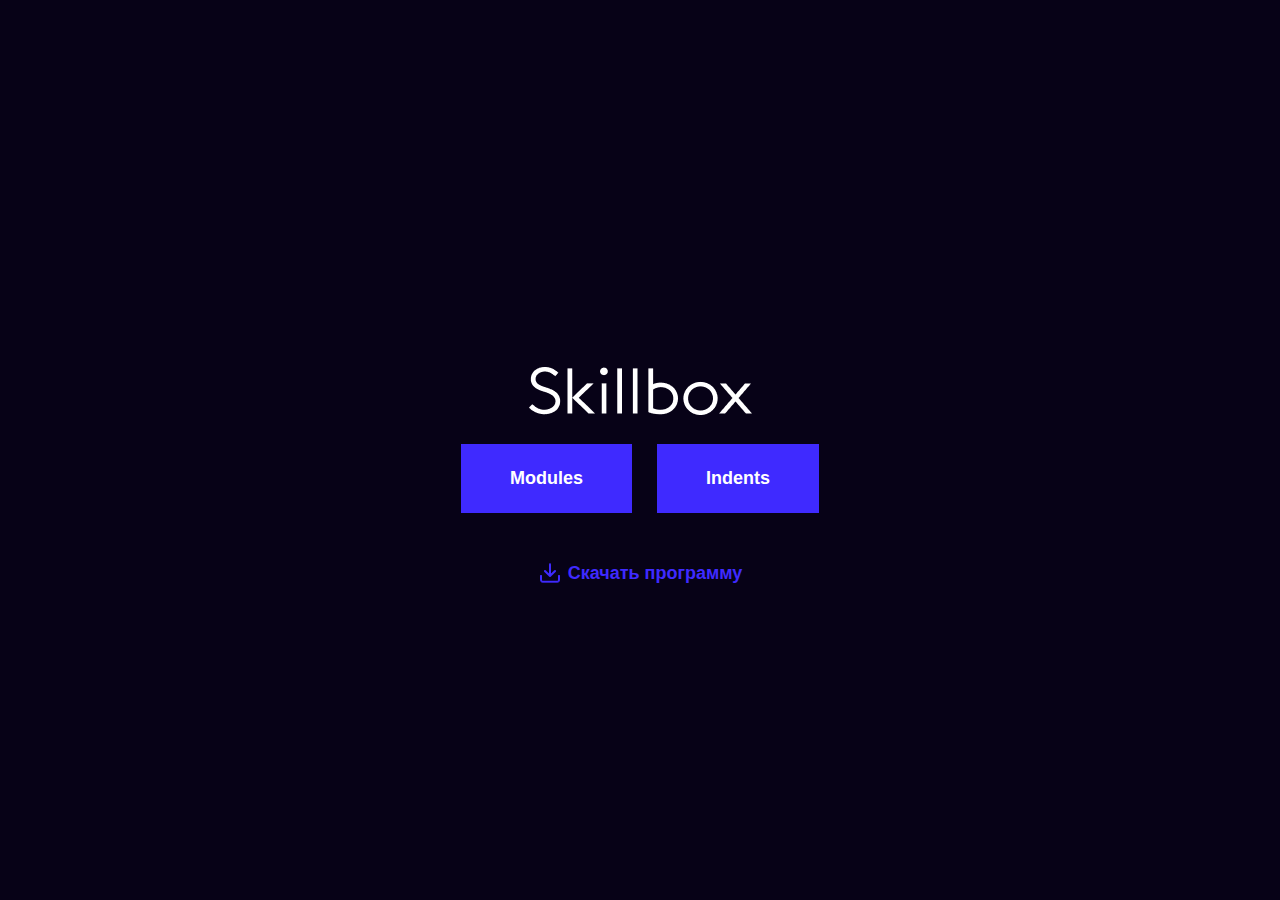
<file: index.html>
<!DOCTYPE html>
<html lang="ru">

<head>
  <meta charset="UTF-8">
  <meta name="viewport" content="width=device-width, initial-scale=1.0">
  <title>Document</title>
  <link rel="stylesheet" href="./css/normalize.css">
  <link rel="stylesheet" href="./css/style.css">
</head>

<body>
  <div class="main-content">
    <a class="logo" href="https://skillbox.ru" target="_blank">
      <img src="./img/logo-light.png" alt="Skillbox">
    </a>
    <div class="links">
      <a class="link" href="./Modules.html">Modules</a>
      <a class="link" href="./article.html">Indents</a>
    </div>
    <a
      class="link-download" href="./skillbox.docx" download>Cкачать программу
    </a>
  </div>
</body>

</html>
</file>
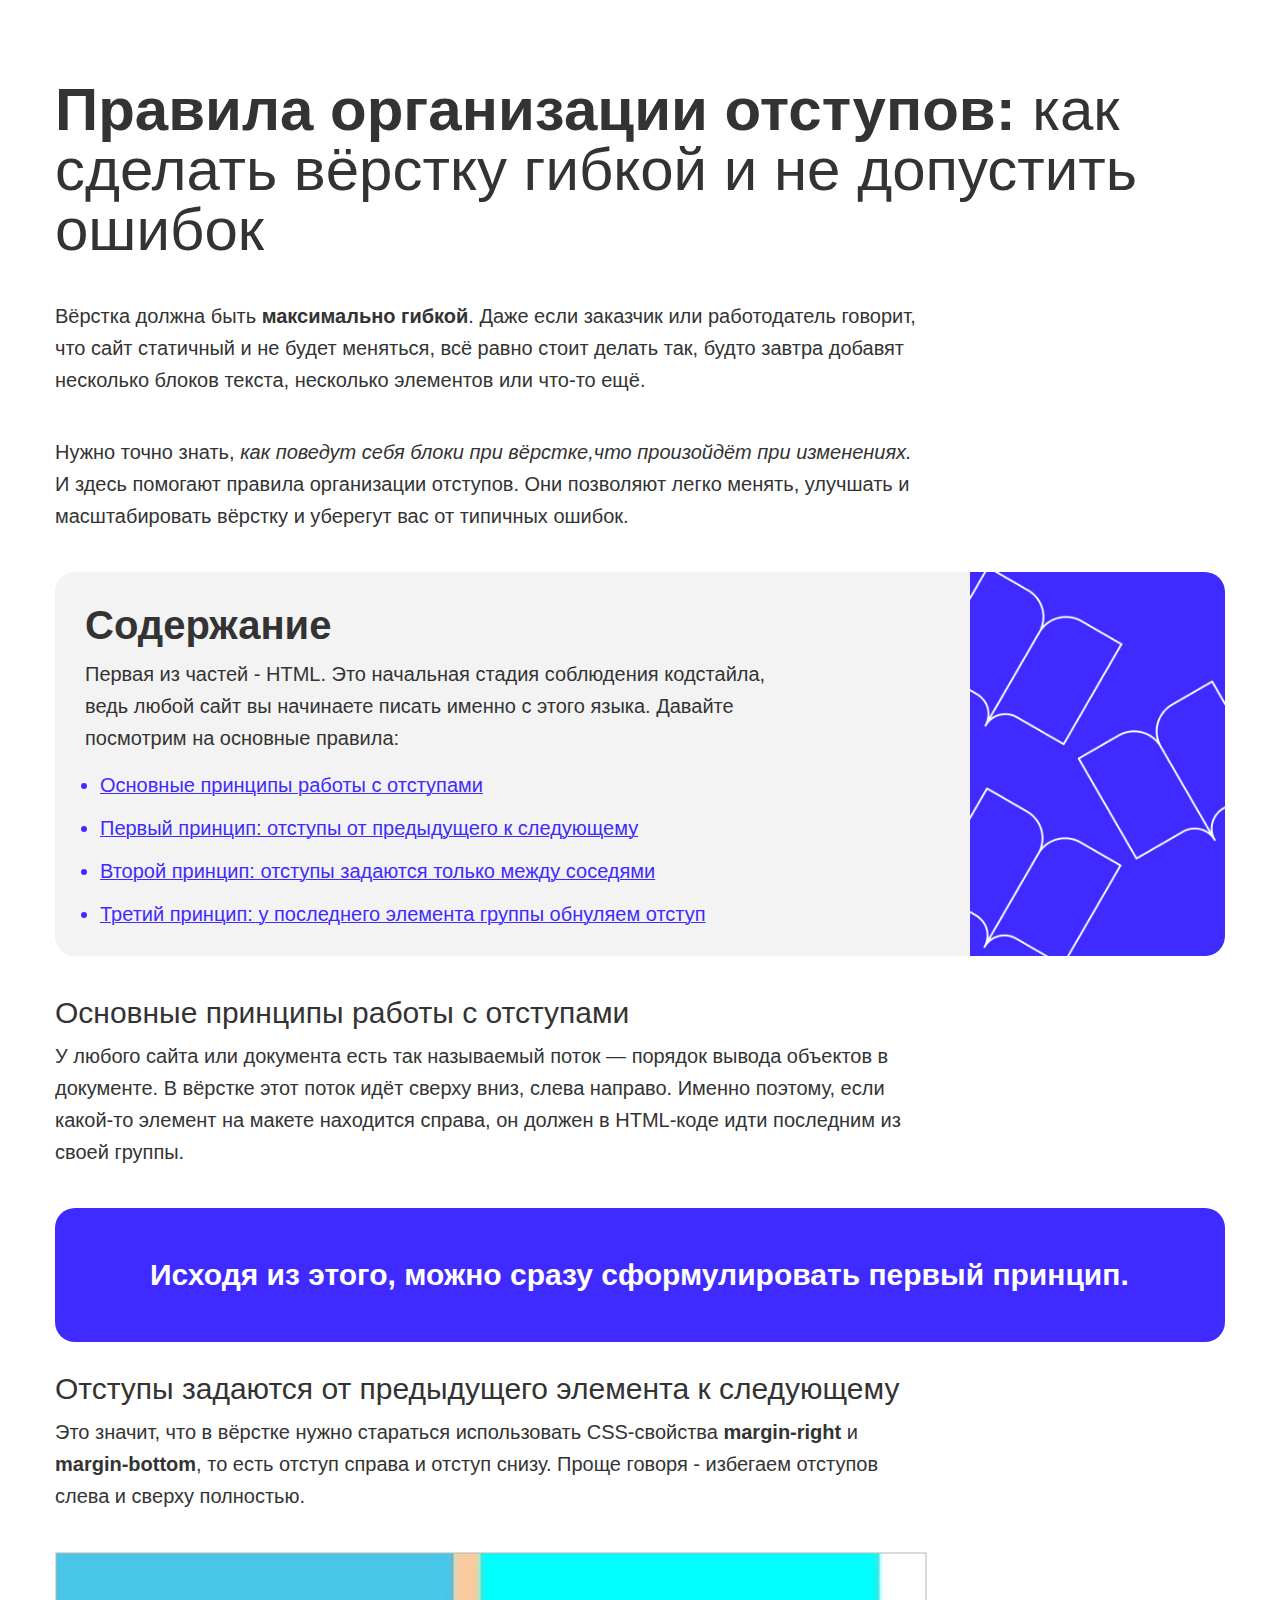
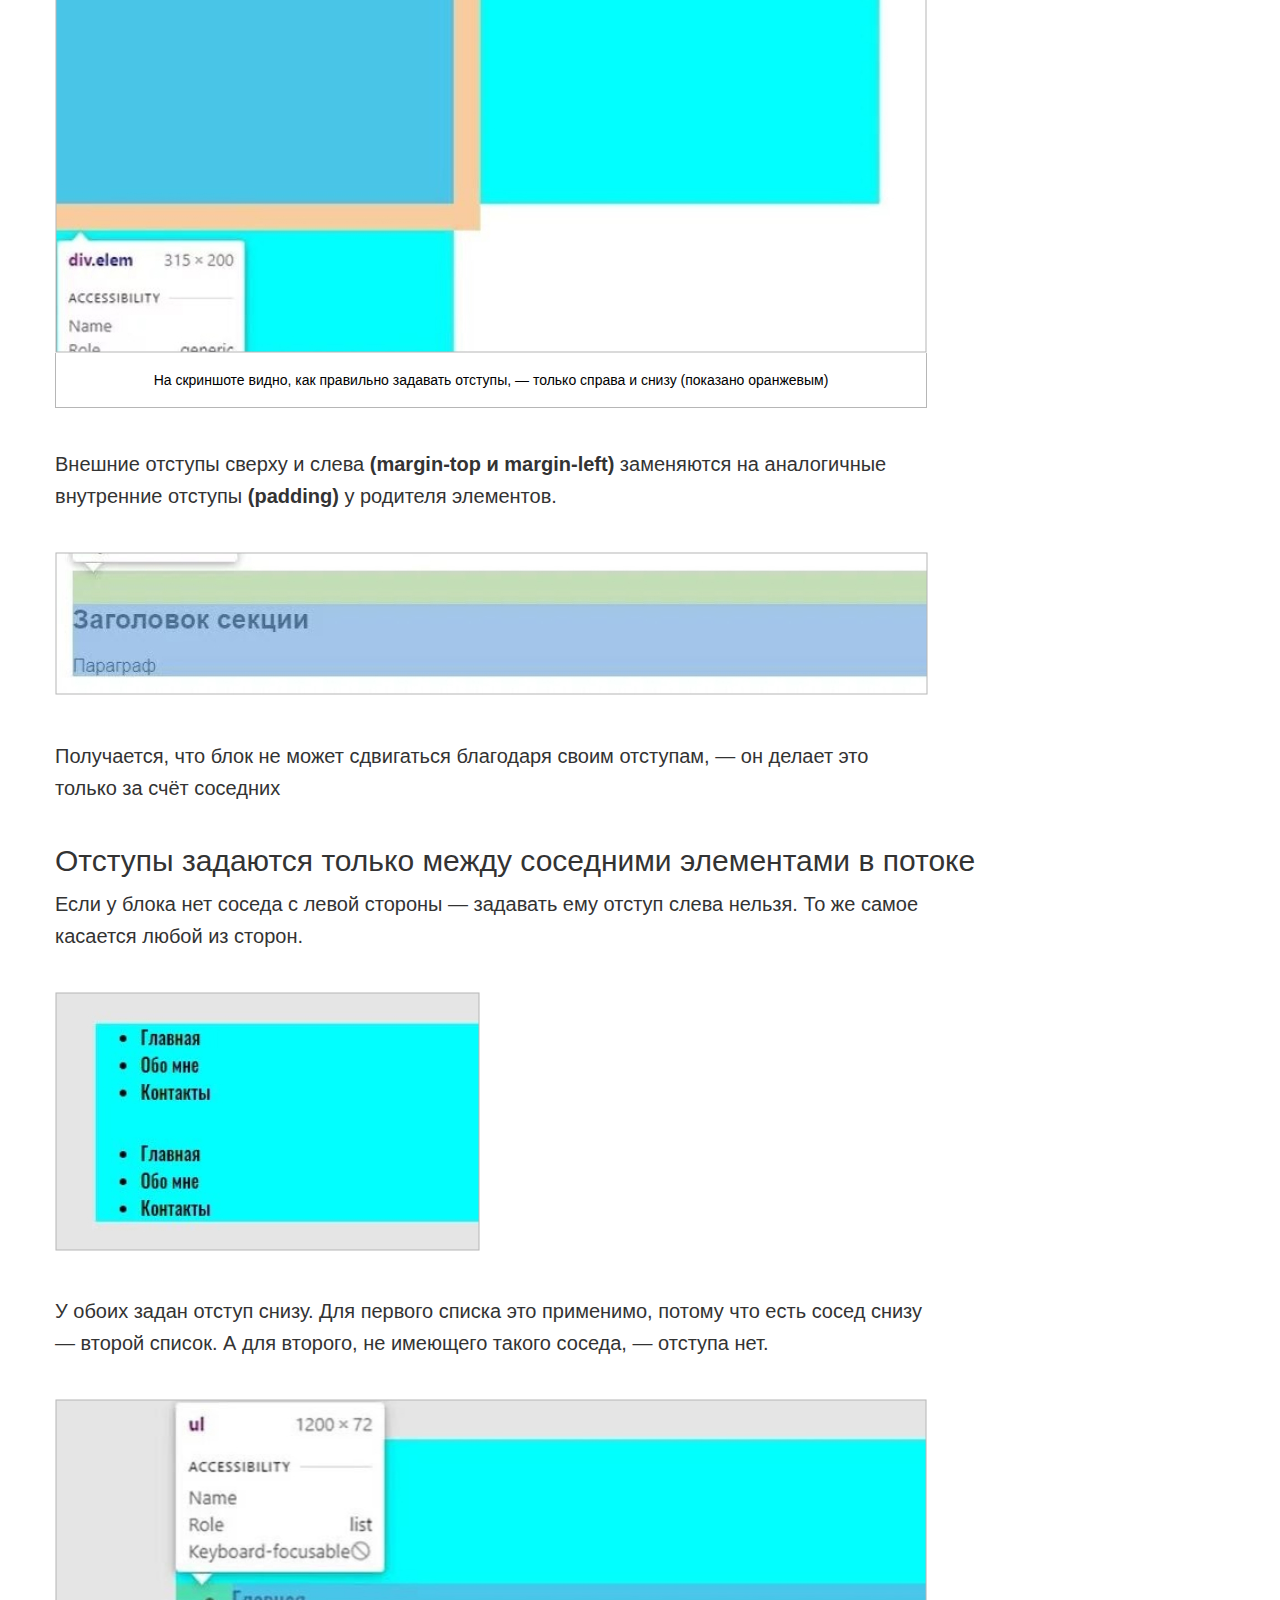
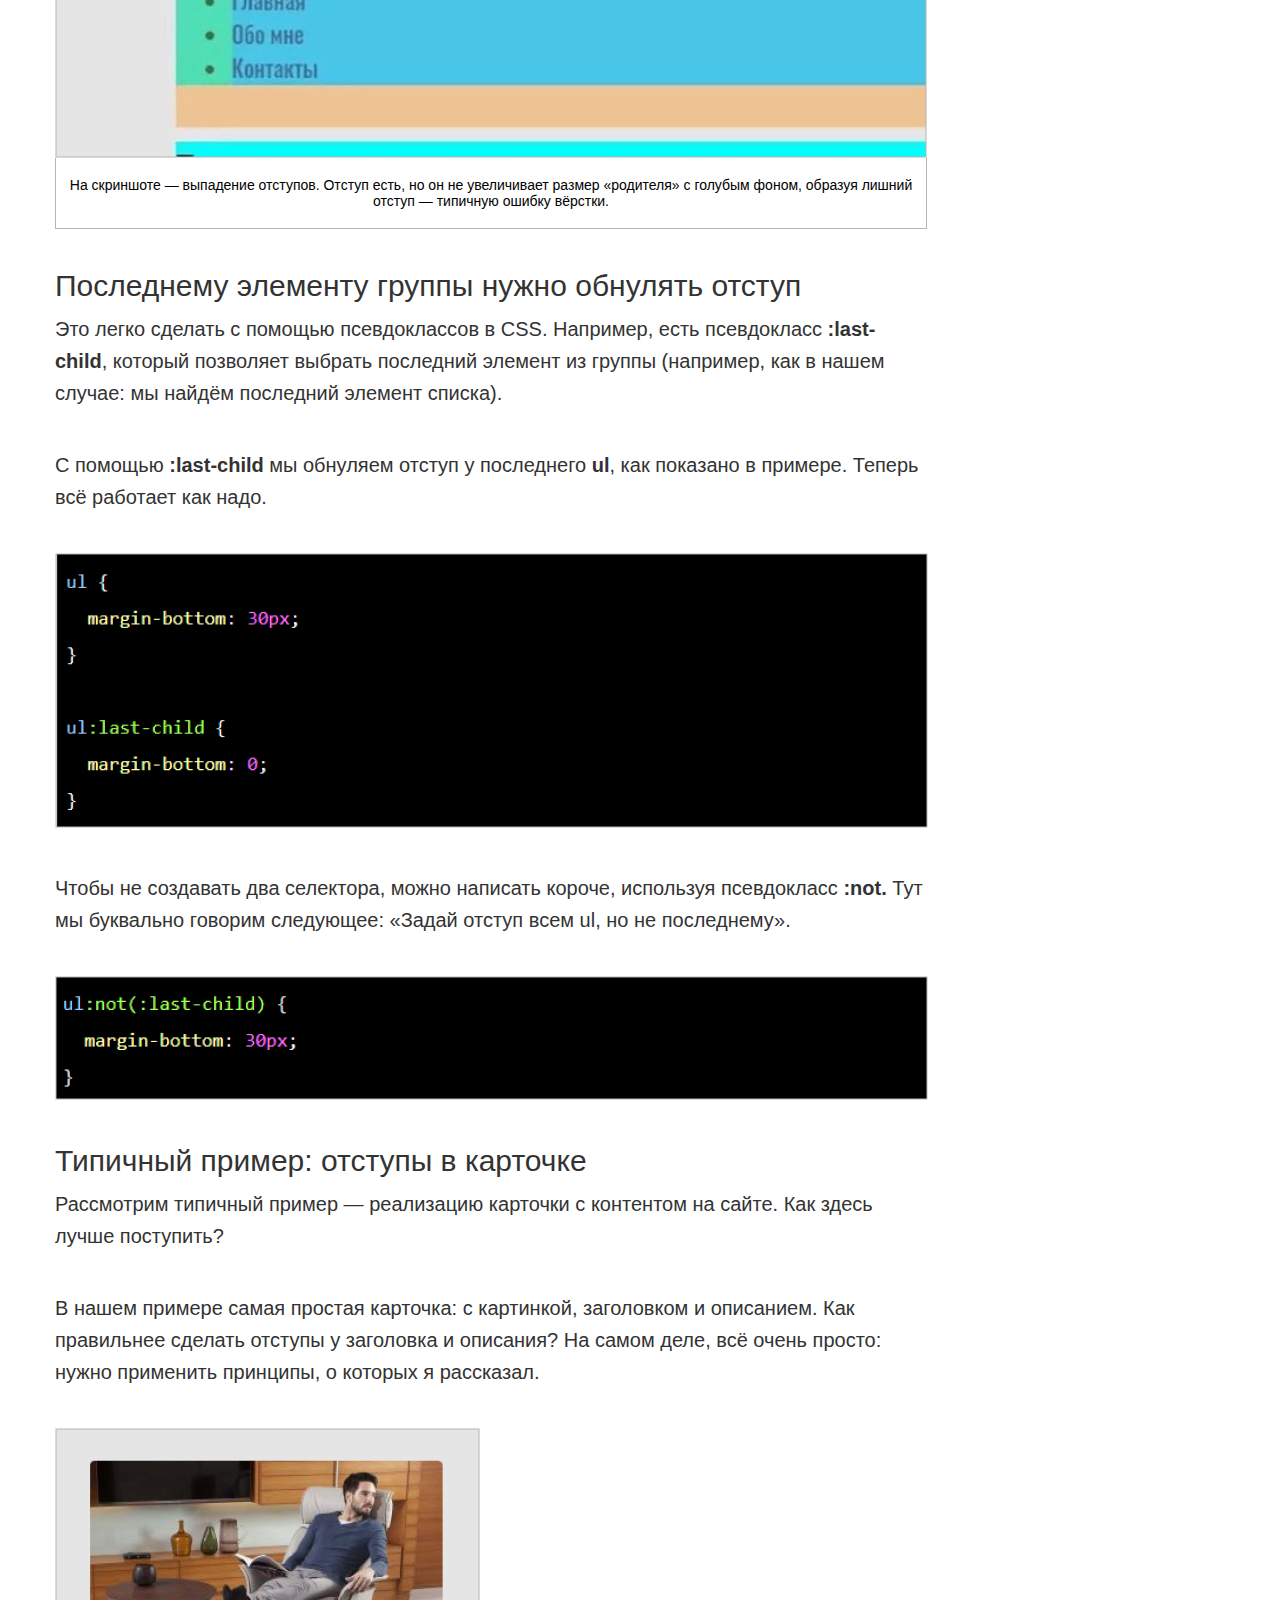
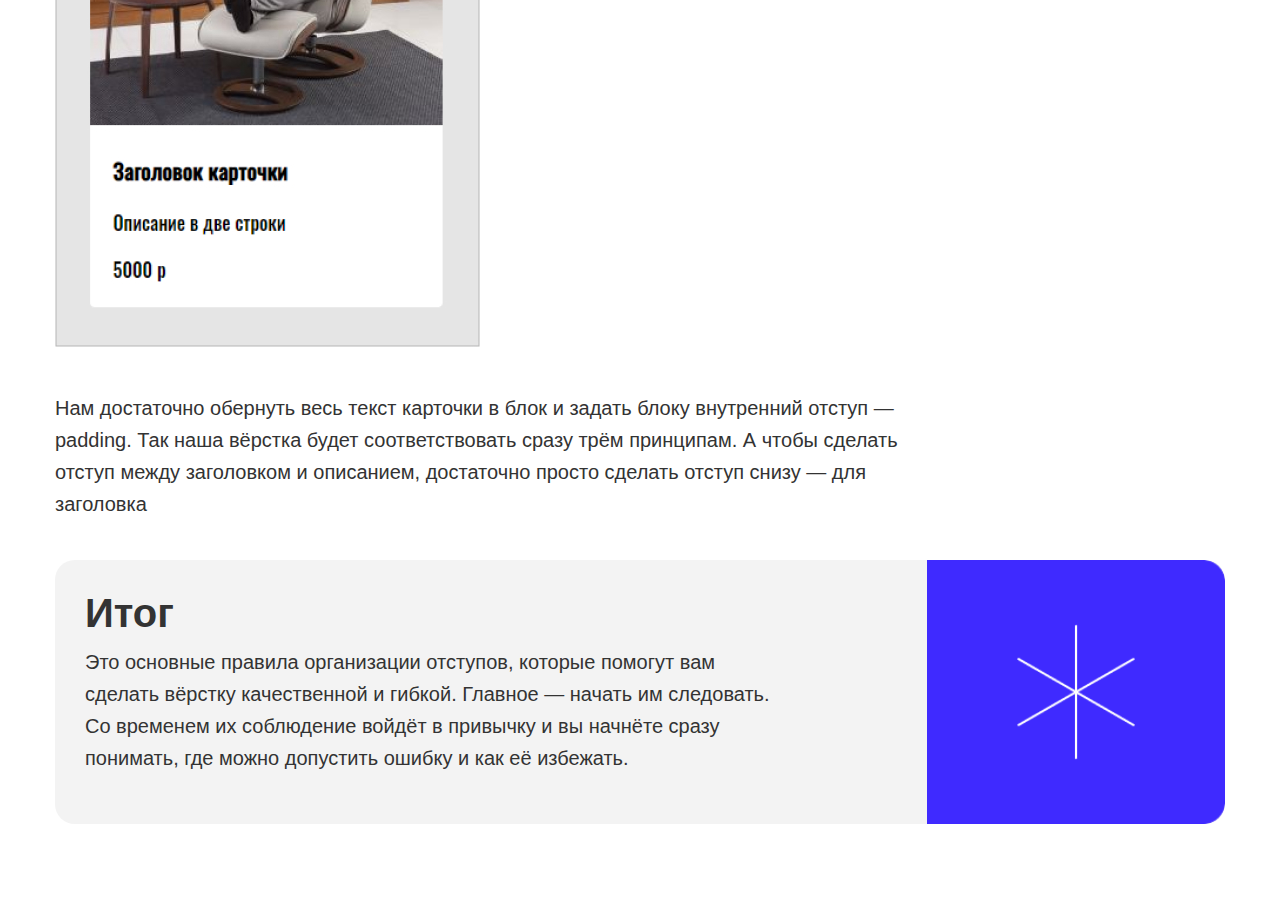
<file: article.html>
<!DOCTYPE html>
<html lang="ru">

<head>
  <meta charset="UTF-8">
  <meta name="viewport" content="width=device-width, initial-scale=1.0">
  <title>Document</title>
  <link rel="stylesheet" href="./css/normalize.css">
  <link rel="stylesheet" href="./css/style.css">
</head>

<body>
  <div class="container">
    <h1 class="title">
      <b>Правила организации отступов:</b> как сделать вёрстку гибкой и не допустить ошибок
    </h1>
    <p class="text">
      Вёрстка должна быть <strong>максимально гибкой</strong>. Даже если заказчик или работодатель говорит, что сайт статичный и не будет меняться, всё равно стоит делать так, будто завтра добавят несколько блоков текста, несколько элементов или что-то ещё.
    </p>
    <p class="text">
      Нужно точно знать, <em>как поведут себя блоки при вёрстке,что произойдёт при изменениях.</em> И здесь помогают правила организации отступов. Они позволяют легко менять, улучшать и масштабировать вёрстку и уберегут вас от типичных ошибок.
    </p>

    <div class="gray-box gray-box-decorate-1">
      <h2 class="content">Содержание</h2>
      <p class="gray-box-text ">Первая из частей - HTML. Это начальная стадия соблюдения кодстайла, ведь любой сайт вы начинаете
        писать именно с этого языка. Давайте посмотрим на основные правила:
      </p>
      <ul class="list-left">
        <li class="list-item">
          <a href="#paragraph1">Основные принципы работы с отступами</a>
        </li>
        <li class="list-item">
          <a href="#paragraph2">Первый принцип: отступы от предыдущего к следующему</a>
        </li>
        <li class="list-item">
          <a href="#paragraph3">Второй принцип: отступы задаются только между соседями</a>
        </li>
        <li class="list-item">
          <a href="#paragraph4">Третий принцип: у последнего элемента группы обнуляем отступ</a>
        </li>
      </ul>
    </div>

    <div>
      <h3 class="sub-content" id="paragraph1">Основные принципы работы с отступами</h3>
      <p class="text">
        У любого сайта или документа есть так называемый поток — порядок вывода объектов в документе. В вёрстке этот поток идёт сверху вниз, слева направо. Именно поэтому, если какой-то элемент на макете находится справа, он должен в HTML-коде идти последним из своей группы.
      </p>
      <p class="text-background">
        Исходя из этого, можно сразу сформулировать первый принцип.
      </p>
    </div>

    <div>
      <h3 class="sub-content" id="paragraph2"> Отступы задаются от предыдущего элемента к следующему </h3>
      <p class="text">
        Это значит, что в вёрстке нужно стараться использовать CSS-свойства <strong>margin-right</strong> и
        <strong>margin-bottom</strong>, то есть отступ справа и отступ снизу. Проще говоря - избегаем отступов слева и сверху полностью.
      </p>
      <figure class="img-figure">
        <img src="./img/1.jpg" alt="Отступы, — только справа и снизу">
        <figcaption class="figure-text">
          На скриншоте видно, как правильно задавать отступы, — только справа и снизу (показано оранжевым)
        </figcaption>
      </figure>
      <p class="text">
        Внешние отступы сверху и слева <strong> (margin-top и margin-left) </strong>заменяются на аналогичные внутренние отступы <strong>(padding) </strong> у родителя элементов.
      </p>
      <img class="img" src="./img/2.jpg" alt="Блок не может сдвигаться благодаря своим отступам">
      <p class="text">
        Получается, что блок не может сдвигаться благодаря своим отступам, — он делает это только за счёт соседних
      </p>
    </div>

    <div>
      <h3 class="sub-content" id="paragraph3">Отступы задаются только между соседними элементами в потоке</h3>
      <p class="text">
        Если у блока нет соседа с левой стороны — задавать ему отступ слева нельзя. То же самое касается любой из сторон.
      </p>
      <img class="img" src="./img/3.jpg" alt="У обоих задан отступ снизу">
      <p class="text">
        У обоих задан отступ снизу. Для первого списка это применимо, потому что есть сосед снизу — второй список. А для второго, не имеющего такого соседа, — отступа нет.
      </p>
      <figure class="img-figure">
        <img src="./img/4.jpg" alt="Отступ есть, но он не увеличивает размер">
        <figcaption class="figure-text">
          На скриншоте — выпадение отступов. Отступ есть, но он не увеличивает размер «родителя» с голубым фоном, образуя лишний отступ — типичную ошибку вёрстки.
        </figcaption>
      </figure>
    </div>

    <div>
      <h3 class="sub-content" id="paragraph4">Последнему элементу группы нужно обнулять отступ</h3>
      <p class="text">
        Это легко сделать с помощью псевдоклассов в CSS. Например, есть псевдокласс<strong> :last-child</strong>, который позволяет выбрать последний элемент из группы (например, как в нашем случае: мы найдём последний элемент списка).
      </p>
      <p class="text">
        С помощью <strong>:last-child</strong> мы обнуляем отступ у последнего <strong>ul</strong>, как показано в примере. Теперь всё работает как надо.
      </p>
      <img class="img" src="./img/5.jpg" alt="Псевдокласс :last-child">
      <p class="text">
        Чтобы не создавать два селектора, можно написать короче, используя псевдокласс <strong>:not.</strong> Тут мы буквально говорим следующее: «Задай отступ всем ul, но не последнему».
      </p>
      <img class="img" src="./img/6.jpg" alt="Псевдокласс :not">
    </div>

    <h3 class="sub-content">Типичный пример: отступы в карточке</h3>

    <p class="text">
      Рассмотрим типичный пример — реализацию карточки с контентом на сайте. Как здесь лучше поступить?
    </p>
    <p class="text">
      В нашем примере самая простая карточка: с картинкой, заголовком и описанием. Как правильнее сделать отступы у заголовка и описания? На самом деле, всё очень просто: нужно применить принципы, о которых я рассказал.
    </p>
    <img class="img" src="./img/7.jpg" alt="Пример карточки товара">
    <p class="text">
      Нам достаточно обернуть весь текст карточки в блок и задать блоку внутренний отступ — padding. Так наша вёрстка будет соответствовать сразу трём принципам. А чтобы сделать отступ между заголовком и описанием, достаточно просто сделать отступ снизу — для заголовка
    </p>

    <div class="gray-box gray-box-decorate-2">
      <h2 class="content">Итог</h2>

      <p class="gray-box-text">
        Это основные правила организации отступов, которые помогут вам сделать вёрстку качественной и гибкой. Главное — начать им следовать. Со временем их соблюдение войдёт в привычку и вы начнёте сразу понимать, где можно допустить ошибку и как её избежать.
      </p>
    </div>

  </div>
</body>

</html>
</file>
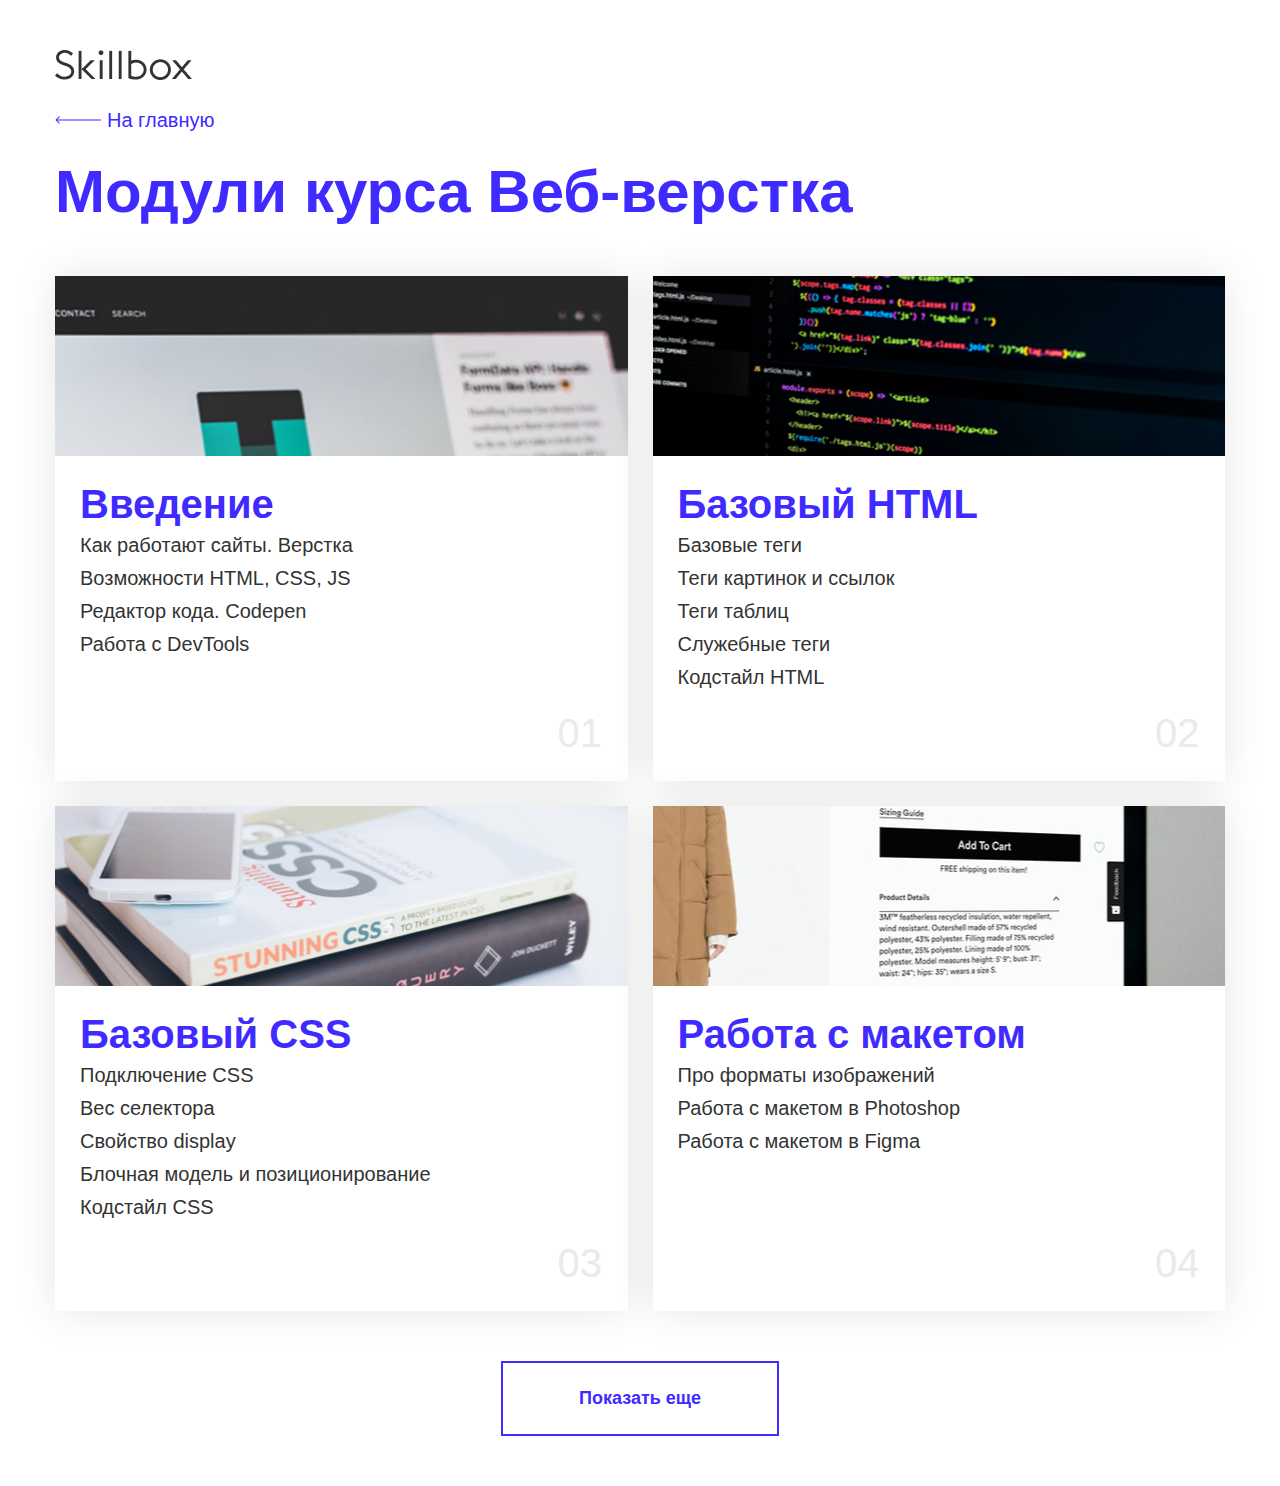
<file: Modules.html>
<!DOCTYPE html>
<html lang="ru">

<head>
  <meta charset="UTF-8">
  <meta name="viewport" content="width=device-width, initial-scale=1.0">
  <title>Modules</title>
  <link rel="stylesheet" href="./css/normalize.css">
  <link rel="stylesheet" href="./css/style.css">
</head>

<body>
  <div class="container-modules">
    <div class="logo">
      <a href="https://skillbox.ru" target="_blank">
        <img class="logo-img" src="./img/logo-skillbox.png" alt="Skillbox">
      </a>
    </div>
    <div class="link-back">
      <a  class="link-back-img" href="./index.html">На главную</a>
    </div>
    <h1 class="title-main">Модули курса Веб-верстка</h1>
    <ul class="cards">
      <li class="card">
        <div class="card-img" style="background-image: url(./img/decorate-module-1.jpg);"></div>
        <div class="card-warp">
          <h2 class="card-title">Введение</h2>
          <ul class="card-themes">
            <li>Как работают сайты. Верстка</li>
            <li>Возможности HTML, CSS, JS</li>
            <li>Редактор кода. Codepen</li>
            <li>Работа с DevTools</li>
          </ul>
          <span class="card-number">01</span>
        </div>
      </li>
      <li class="card">
        <div class="card-img" style="background-image: url(./img/decorate-module-2.jpg);"></div>
        <div class="card-warp">
          <h2 class="card-title">Базовый HTML</h2>
          <ul class=" card-themes">
            <li>Базовые теги</li>
            <li>Теги картинок и ссылок</li>
            <li>Теги таблиц</li>
            <li>Служебные теги</li>
            <li>Кодстайл HTML</li>
          </ul>
          <span class="card-number">02</span>
        </div>
      </li>
      <li class="card">
        <div class="card-img" style="background-image: url(./img/decorate-module-3.jpg);"></div>
        <div class="card-warp">
          <h2 class="card-title">Базовый CSS</h2>
          <ul class=" card-themes">
            <li>Подключение CSS</li>
            <li>Вес селектора</li>
            <li>Свойство display</li>
            <li>Блочная модель и позиционирование</li>
            <li>Кодстайл CSS</li>
          </ul>
          <span class="card-number">03</span>
        </div>
      </li>
      <li class="card">
        <div class="card-img" style="background-image: url(./img/decorate-module-4.jpg);"></div>
        <div class="card-warp">
          <h2 class="card-title">Работа с макетом</h2>
          <ul class=" card-themes">
            <li>Про форматы изображений</li>
            <li>Работа с макетом в Photoshop</li>
            <li>Работа с макетом в Figma</li>
          </ul>
          <span class="card-number">04</span>
        </div>
      </li>
    </ul>
    <div class="btn-center">
      <button class="btn">Показать еще</button>
    </div>
  </div>
</body>

</html>
</file>
<file: css/style.css>
html {
  box-sizing: border-box;
}

*,
*::before,
*::after {
  box-sizing: inherit;
}

a {
  color: inherit;
  text-decoration: none;
}

img {
  max-width: 100%;
}

body {
  font-family: Arial, Verdana, sans-serif;
}

.main-content {
  display: flex;
  flex-direction: column;
  align-items: center;
  justify-content: center;
  min-height: 100vh;
  color: #fff;
  background-color: #070217;
}

.logo {
  display: inline-block;
  margin-bottom: 50px;
}

.links {
  margin-bottom: 50px;
  font-size: 0;
}

.link {
  display: inline-block;
  padding: 24px 49px;
  font-weight: 700;
  font-size: 18px;
  background: #3f2aff;
}

.link-download {
  background-image: url(../img/download.png);
  background-position: left center;
  background-repeat: no-repeat;
  padding-left: 30px;
  font-weight: 700;
  font-size: 18px;
  color: #3f2aff;
}

.link:not(:last-child) {
  margin-right: 25px;
}

.container {
  margin: 0 auto;
  padding: 80px 0;
  width: 1170px;
}

.title {
  margin-top: 0;
  margin-bottom: 40px;
  font-weight: 400;
  font-size: 60px;
  line-height: 1;
  color: #333;
}

.content {
  margin-top: 0;
  margin-bottom: 10px;
  font-size: 40px;
  line-height: 1.15;
  color: #333;
}

.sub-content {
  margin-top: 0;
  margin-bottom: 10px;
  font-weight: 400;
  font-size: 30px;
  line-height: 1.13;
  color: #333;
}

.text {
  margin-top: 0;
  margin-bottom: 40px;
  width: 872px;
  font-weight: 400;
  font-size: 20px;
  line-height: 1.6;
  color: #333;
}

.text-background {
  border-radius: 20px;
  padding: 50px 95px;
  width: 100%;
  font-weight: 700;
  font-size: 30px;
  color: #fff;
  background-color: #3f2aff;
}

.gray-box {
  border-radius: 20px;
  padding: 30px;
  background-color: #f3f3f3;
}

.gray-box {
  margin-top: 0;
  margin-bottom: 40px;
  background-position: right center;
  background-repeat: no-repeat;
  background-size: contain;
}

/* 4.пункт */
.gray-box-decorate-1 {
  background-image: url(../img/decorate-1.png);
}
.gray-box-decorate-2 {
  background-image: url(../img/decorate-2.png);
}

.gray-box:last-child {
  margin-bottom: 0px;
}

.gray-box-text {
  margin-top: 0px;
  width: 692px;
  margin-bottom: 20px;
  font-weight: 400;
  font-size: 20px;
  line-height: 1.6;
  color: #333;
}

.list-left {
  padding-left: 15px;
  margin-top: 0px;
  margin-bottom: 0px;
}

.list-item {
  margin-top: 0px;
  margin-bottom: 20px;
  font-size: 20px;
  color: #3f2aff;
  text-decoration: underline solid 1px;
}

.list-item:last-child {
  margin-bottom: 0px;
}

::marker {
  color: #3f2aff;
}

.img {
  margin: 0px 0px 0px;
  margin-bottom: 40px;
}

.img-figure {
  display: inline-block;
  margin: 0px 0px 0px;
  margin-bottom: 40px;
  width: 872px;
  font-size: 0;
}

.figure-text {
  border: 1px solid #b6b6b6;
  border-top: none;
  padding: 19px 0px;
  font-weight: 400;
  font-size: 14px;
  text-align: center;
}
/** Модуль 5***/ /** Модуль 5***/ /** Модуль 5***/

.container-modules {
  width: 1170px;
  margin: 0 auto;
  background-color: #ffffff;
}

.logo {
  margin: 0;
  margin-bottom: 25px;
  margin-left: 0;
  margin-right: 0;
  padding-top: 50px;
}

.logo-img {
  margin: 0;
  width: 137px;
  height: 30px;
}

.link-back {
  margin: 0;
  margin-bottom: 25px;
  margin-left: 0;
}

.link-back-img {
  margin-bottom: 25px;
  background-image: url(../img/modules-back.svg);
  background-repeat: no-repeat;
  background-position: left center;
  padding-left: 52px;
  color: #3f2aff;
  font-family: Arial, Helvetica, sans-serif;
  font-weight: 400;
  font-size: 20px;
  line-height: 23px;
}

.title-main {
  margin: 0;
  margin-bottom: 50px;
  width: 1170px;
  height: 69px;
  font-family: Arial, Helvetica, sans-serif;
  font-weight: 700;
  font-size: 60px;
  line-height: 69px;
  color: #3f2aff;
}

.cards {
  margin: 0;
  margin-bottom: 25px;
  padding: 0px;
  list-style-type: none;
  font-size: 0;
}

.card {
  margin: 0;
  margin-bottom: 25px;
  margin-right: 25px;
  width: 572.5px;
  height: 505px;
  display: inline-block;
  box-shadow: 0px 0px 40px 0px #0000001a;
  vertical-align: top;
  background-color: #ffffff;
  position: relative;
}

.card:nth-child(2n) {
  margin-right: 0;
}

.card-img {
  margin: 0;
  height: 180px;
  background-size: cover;
}

.card-warp {
  margin: 0;
  padding: 25px;
}

.card-title {
  margin: 0;
  margin-bottom: 2px;
  height: 46px;
  font-family: Arial, Helvetica, sans-serif;
  font-weight: 700;
  font-size: 40px;
  line-height: 46px;
  color: #3f2aff;
}

.card-themes {
  margin: 0;
  margin-left: 0px;
  padding: 0;
  list-style-type: none;
  font-family: Arial, Helvetica, sans-serif;
  font-weight: 400;
  font-size: 20px;
  line-height: 33px;
  color: #333333;
}

.card-number {
  position: absolute;
  bottom: 25px;
  right: 25px;
  font-family: Arial, Helvetica, sans-serif;
  font-weight: 400;
  font-size: 40px;
  line-height: 46px;
  color: #eaeaea;
  width: 45px;
  height: 46px;
}

.btn-center {
  margin: 0px;
  margin-bottom: 50px;
  text-align: center;
}

.btn {
  margin: 0;
  padding: 25px 76px;
  border: 2px solid #3f2aff;
  font-family: Arial, Helvetica, sans-serif;
  font-size: 18px;
  font-weight: 700;
  line-height: 20.7px;
  text-align: center;
  color: #3f2aff;
  background-color: transparent;
}
</file>
